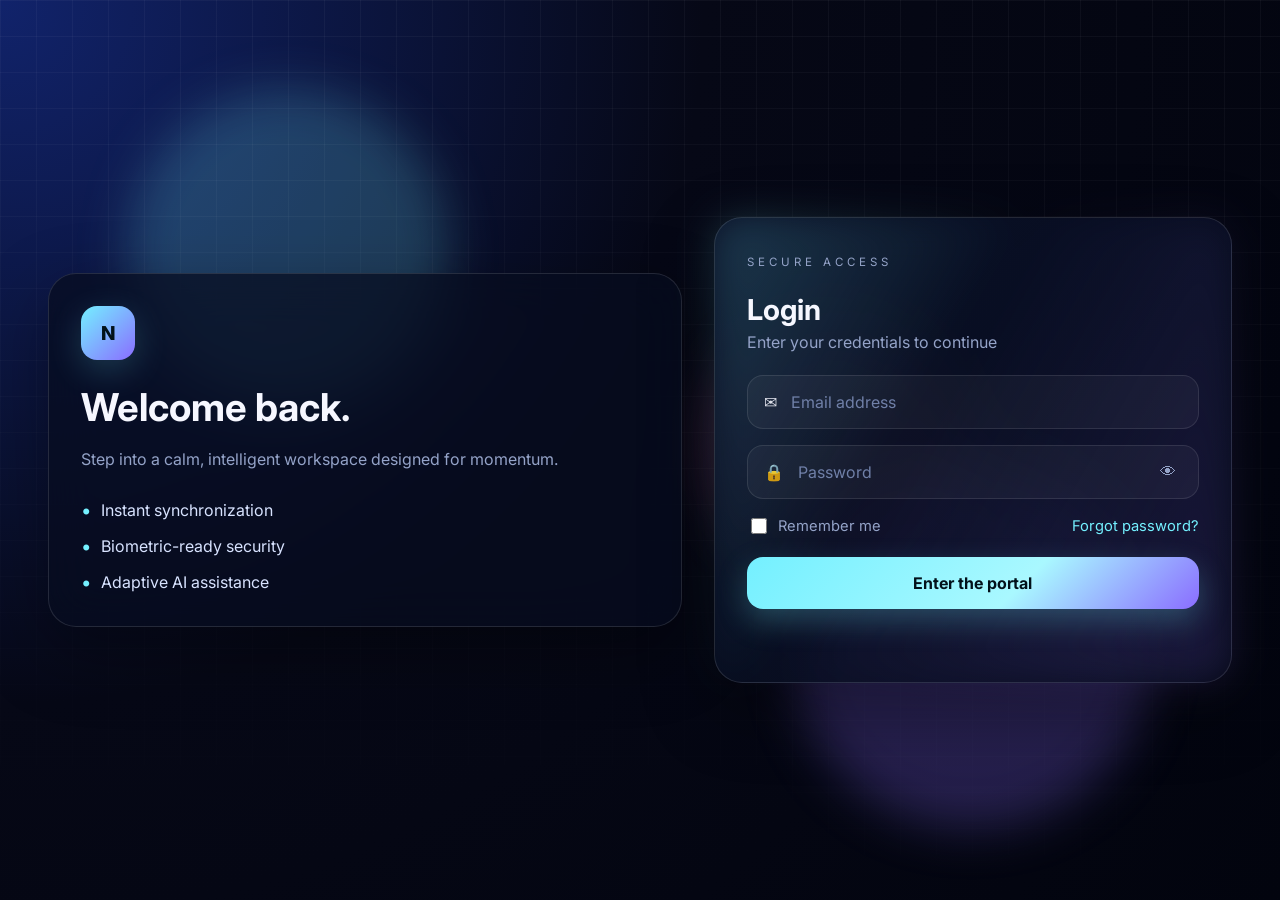
<file: index.html>
<!DOCTYPE html>
<html lang="en">
  <head>
    <meta charset="UTF-8" />
    <meta name="viewport" content="width=device-width, initial-scale=1.0" />
    <title>Neon Login Portal</title>
    <link rel="preconnect" href="https://fonts.googleapis.com" />
    <link rel="preconnect" href="https://fonts.gstatic.com" crossorigin />
    <link
      href="https://fonts.googleapis.com/css2?family=Inter:wght@400;500;600;700&display=swap"
      rel="stylesheet"
    />
    <link rel="stylesheet" href="index.css" />
  </head>
  <body>
    <div class="background" aria-hidden="true">
      <div class="grid"></div>
      <span class="orb orb-one"></span>
      <span class="orb orb-two"></span>
      <span class="orb orb-three"></span>
    </div>

    <main class="app-shell">
      <section class="brand-panel">
        <div class="brand-badge">N</div>
        <h1>Welcome back.</h1>
        <p>Step into a calm, intelligent workspace designed for momentum.</p>
        <ul class="feature-list">
          <li>Instant synchronization</li>
          <li>Biometric-ready security</li>
          <li>Adaptive AI assistance</li>
        </ul>
      </section>

      <section class="login-card" id="loginCard">
        <div class="card-glow"></div>
        <div class="card-header">
          <p class="eyebrow">Secure access</p>
          <h2>Login</h2>
          <p>Enter your credentials to continue</p>
        </div>

        <form id="loginForm">
          <label class="input-group">
            <span class="icon">✉</span>
            <input type="email" id="email" placeholder="Email address" required />
          </label>

          <label class="input-group password-group">
            <span class="icon">🔒</span>
            <input type="password" id="password" placeholder="Password" required />
            <button type="button" class="eye" id="togglePassword" aria-label="Toggle password visibility">
              👁
            </button>
          </label>

          <div class="options">
            <label class="checkbox">
              <input type="checkbox" />
              <span>Remember me</span>
            </label>
            <a href="#">Forgot password?</a>
          </div>

          <button type="submit" class="btn">Enter the portal</button>
        </form>

        <div class="status" id="status" aria-live="polite"></div>
      </section>
    </main>

    <script src="index.js"></script>
  </body>
</html>
</file>
<file: index.css>
:root {
  --bg: #060816;
  --panel: rgba(8, 13, 31, 0.74);
  --panel-strong: rgba(12, 18, 40, 0.95);
  --text: #f6f7ff;
  --muted: #94a3c8;
  --accent: #74f0ff;
  --accent-2: #8a6dff;
  --border: rgba(255, 255, 255, 0.12);
  --shadow: 0 25px 70px rgba(0, 0, 0, 0.35);
}

* {
  box-sizing: border-box;
}

body {
  margin: 0;
  min-height: 100vh;
  font-family: 'Inter', sans-serif;
  color: var(--text);
  background: radial-gradient(circle at top left, #11236b 0%, var(--bg) 45%, #02040e 100%);
  overflow: hidden;
}

.background {
  position: fixed;
  inset: 0;
  overflow: hidden;
  pointer-events: none;
}

.grid {
  position: absolute;
  inset: 0;
  background-image: linear-gradient(rgba(255,255,255,0.045) 1px, transparent 1px),
    linear-gradient(90deg, rgba(255,255,255,0.045) 1px, transparent 1px);
  background-size: 36px 36px;
  mask-image: linear-gradient(to bottom, rgba(0,0,0,0.9), transparent);
  animation: drift 18s linear infinite;
}

.orb {
  position: absolute;
  border-radius: 50%;
  filter: blur(24px);
  mix-blend-mode: screen;
  opacity: 0.7;
  animation: float 9s ease-in-out infinite;
}

.orb-one {
  top: 10%;
  left: 10%;
  width: 320px;
  height: 320px;
  background: rgba(116, 240, 255, 0.28);
}

.orb-two {
  bottom: 8%;
  right: 10%;
  width: 360px;
  height: 360px;
  background: rgba(138, 109, 255, 0.35);
  animation-duration: 11s;
}

.orb-three {
  top: 35%;
  right: 25%;
  width: 260px;
  height: 260px;
  background: rgba(255, 92, 173, 0.22);
  animation-duration: 12s;
}

.app-shell {
  position: relative;
  z-index: 1;
  min-height: 100vh;
  display: grid;
  grid-template-columns: 1.1fr 0.9fr;
  gap: 2rem;
  align-items: center;
  padding: 3rem;
}

.brand-panel,
.login-card {
  padding: 2rem;
  border: 1px solid var(--border);
  border-radius: 28px;
  background: var(--panel);
  backdrop-filter: blur(24px);
  box-shadow: var(--shadow);
  position: relative;
}

.brand-badge {
  width: 54px;
  height: 54px;
  display: grid;
  place-items: center;
  border-radius: 16px;
  background: linear-gradient(135deg, var(--accent), var(--accent-2));
  color: #02111a;
  font-weight: 800;
  font-size: 1.2rem;
  margin-bottom: 1.5rem;
  box-shadow: 0 10px 35px rgba(116, 240, 255, 0.2);
}

.brand-panel h1 {
  font-size: clamp(2rem, 3vw, 2.8rem);
  margin: 0 0 0.75rem;
}

.brand-panel p {
  color: var(--muted);
  line-height: 1.7;
  max-width: 30rem;
}

.feature-list {
  list-style: none;
  padding: 0;
  margin: 1.5rem 0 0;
  display: grid;
  gap: 0.75rem;
}

.feature-list li {
  display: flex;
  gap: 0.6rem;
  align-items: center;
  color: #d8e3ff;
}

.feature-list li::before {
  content: '•';
  color: var(--accent);
  font-size: 1.2rem;
}

.login-card {
  background: linear-gradient(135deg, rgba(11, 19, 42, 0.92), rgba(6, 10, 24, 0.82));
  transform-style: preserve-3d;
  transition: transform 0.2s ease;
}

.card-glow {
  position: absolute;
  inset: -1px;
  border-radius: 28px;
  background: linear-gradient(120deg, rgba(116,240,255,0.18), transparent 40%, rgba(138,109,255,0.16));
  filter: blur(18px);
  z-index: -1;
}

.eyebrow {
  text-transform: uppercase;
  letter-spacing: 0.35em;
  font-size: 0.72rem;
  color: var(--accent);
  margin: 0 0 0.5rem;
}

.card-header h2 {
  margin: 0;
  font-size: 1.8rem;
}

.card-header p {
  margin: 0.35rem 0 1.4rem;
  color: var(--muted);
}

form {
  display: grid;
  gap: 1rem;
}

.input-group {
  display: flex;
  align-items: center;
  gap: 0.8rem;
  padding: 0.95rem 1rem;
  border-radius: 16px;
  border: 1px solid rgba(255,255,255,0.1);
  background: rgba(255,255,255,0.04);
  transition: border-color 0.25s ease, transform 0.25s ease, box-shadow 0.25s ease;
}

.input-group:focus-within {
  border-color: rgba(116,240,255,0.8);
  transform: translateY(-2px);
  box-shadow: 0 0 0 4px rgba(116,240,255,0.12);
}

.icon {
  font-size: 1rem;
  opacity: 0.9;
}

input {
  flex: 1;
  background: transparent;
  border: 0;
  outline: none;
  color: var(--text);
  font: inherit;
}

input::placeholder {
  color: #7080a8;
}

.password-group {
  position: relative;
}

.eye {
  border: 0;
  background: transparent;
  cursor: pointer;
  color: var(--muted);
  font-size: 1rem;
}

.options {
  display: flex;
  justify-content: space-between;
  align-items: center;
  color: var(--muted);
  font-size: 0.92rem;
}

.checkbox {
  display: flex;
  align-items: center;
  gap: 0.5rem;
}

.checkbox input {
  width: 1rem;
  height: 1rem;
  accent-color: var(--accent);
}

.options a {
  color: var(--accent);
  text-decoration: none;
}

.btn {
  margin-top: 0.2rem;
  border: 0;
  color: #02111a;
  background: linear-gradient(135deg, var(--accent), #a9f8ff 60%, var(--accent-2));
  padding: 1rem 1.1rem;
  border-radius: 16px;
  font: inherit;
  font-weight: 700;
  cursor: pointer;
  transition: transform 0.25s ease, box-shadow 0.25s ease;
  box-shadow: 0 12px 30px rgba(116,240,255,0.25);
}

.btn:hover {
  transform: translateY(-2px);
  box-shadow: 0 16px 40px rgba(116,240,255,0.3);
}

.status {
  min-height: 1.5rem;
  margin-top: 1.1rem;
  color: #bceeff;
  font-size: 0.95rem;
}

@keyframes float {
  0%, 100% { transform: translate3d(0, 0, 0) scale(1); }
  50% { transform: translate3d(20px, -35px, 0) scale(1.05); }
}

@keyframes drift {
  from { transform: translateY(0); }
  to { transform: translateY(-40px); }
}

@media (max-width: 860px) {
  .app-shell {
    grid-template-columns: 1fr;
    padding: 1.25rem;
  }

  .brand-panel {
    padding-bottom: 1rem;
  }
}
</file>
